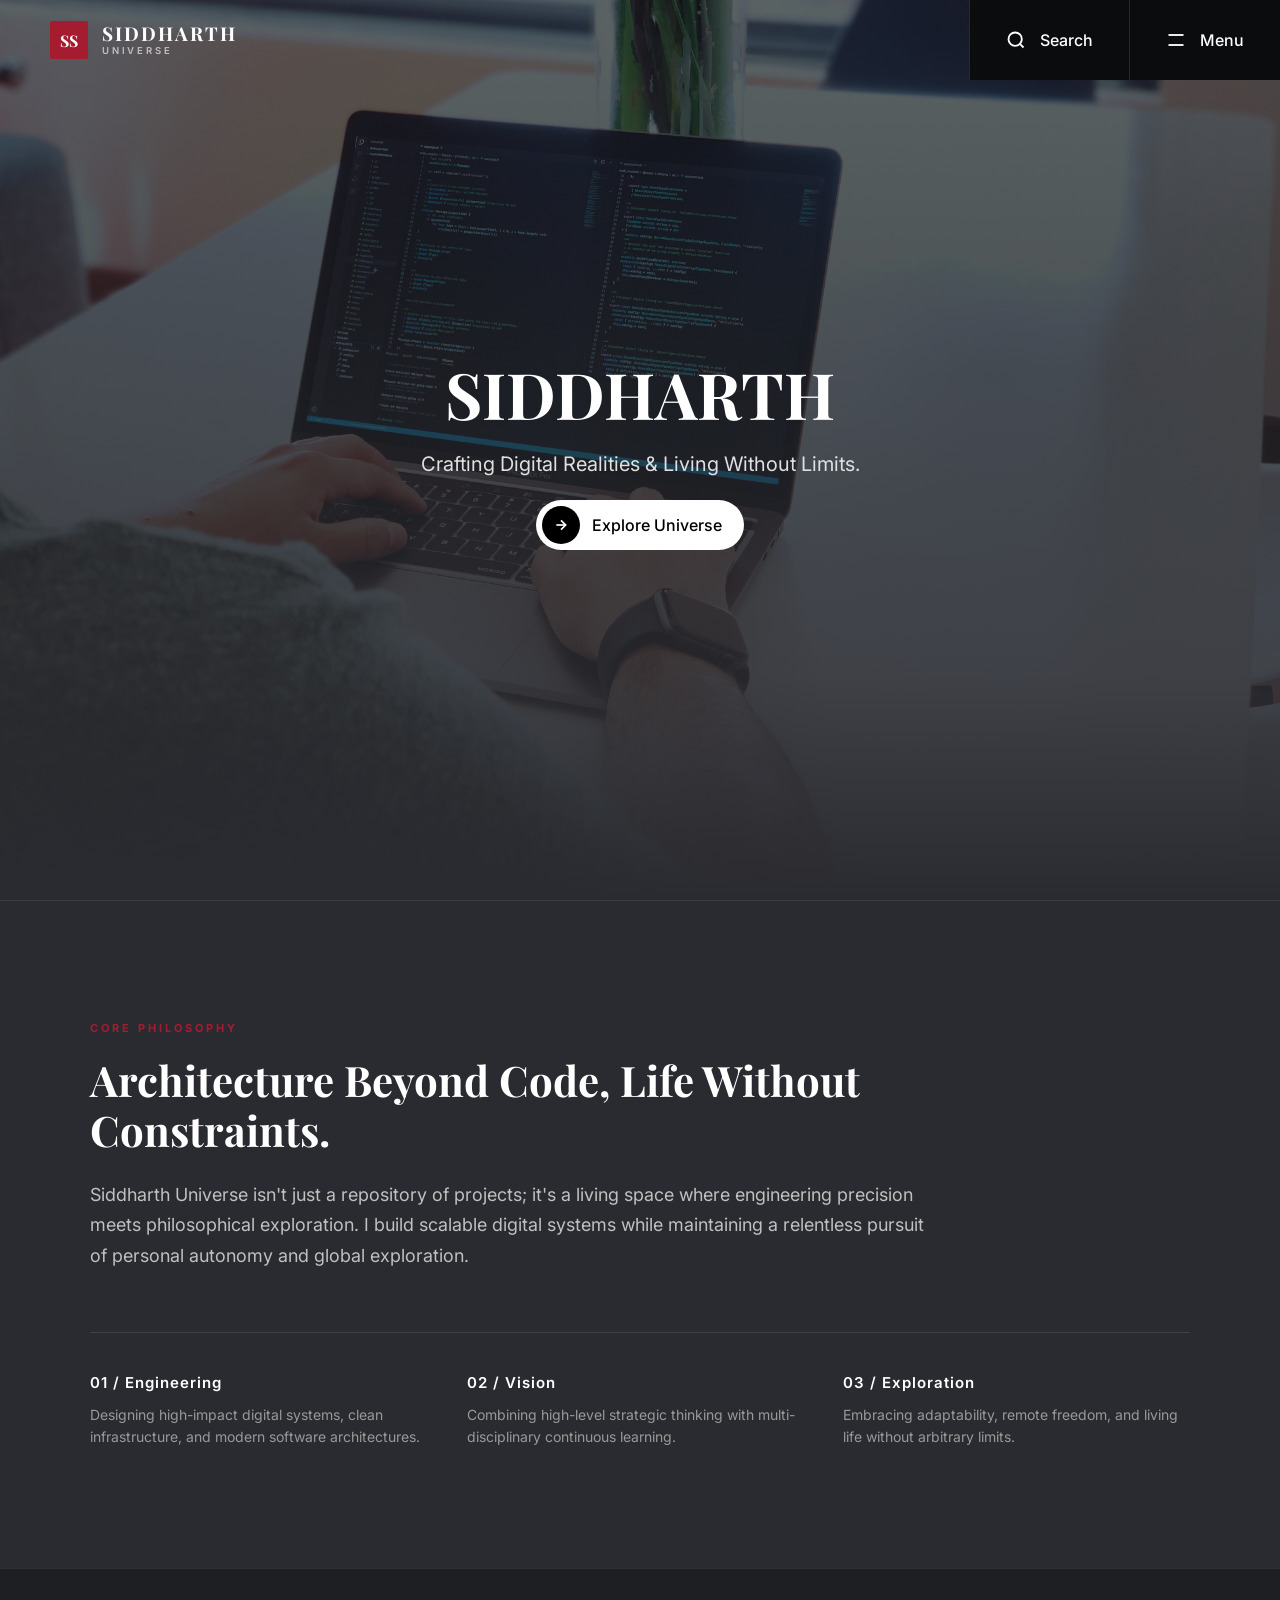
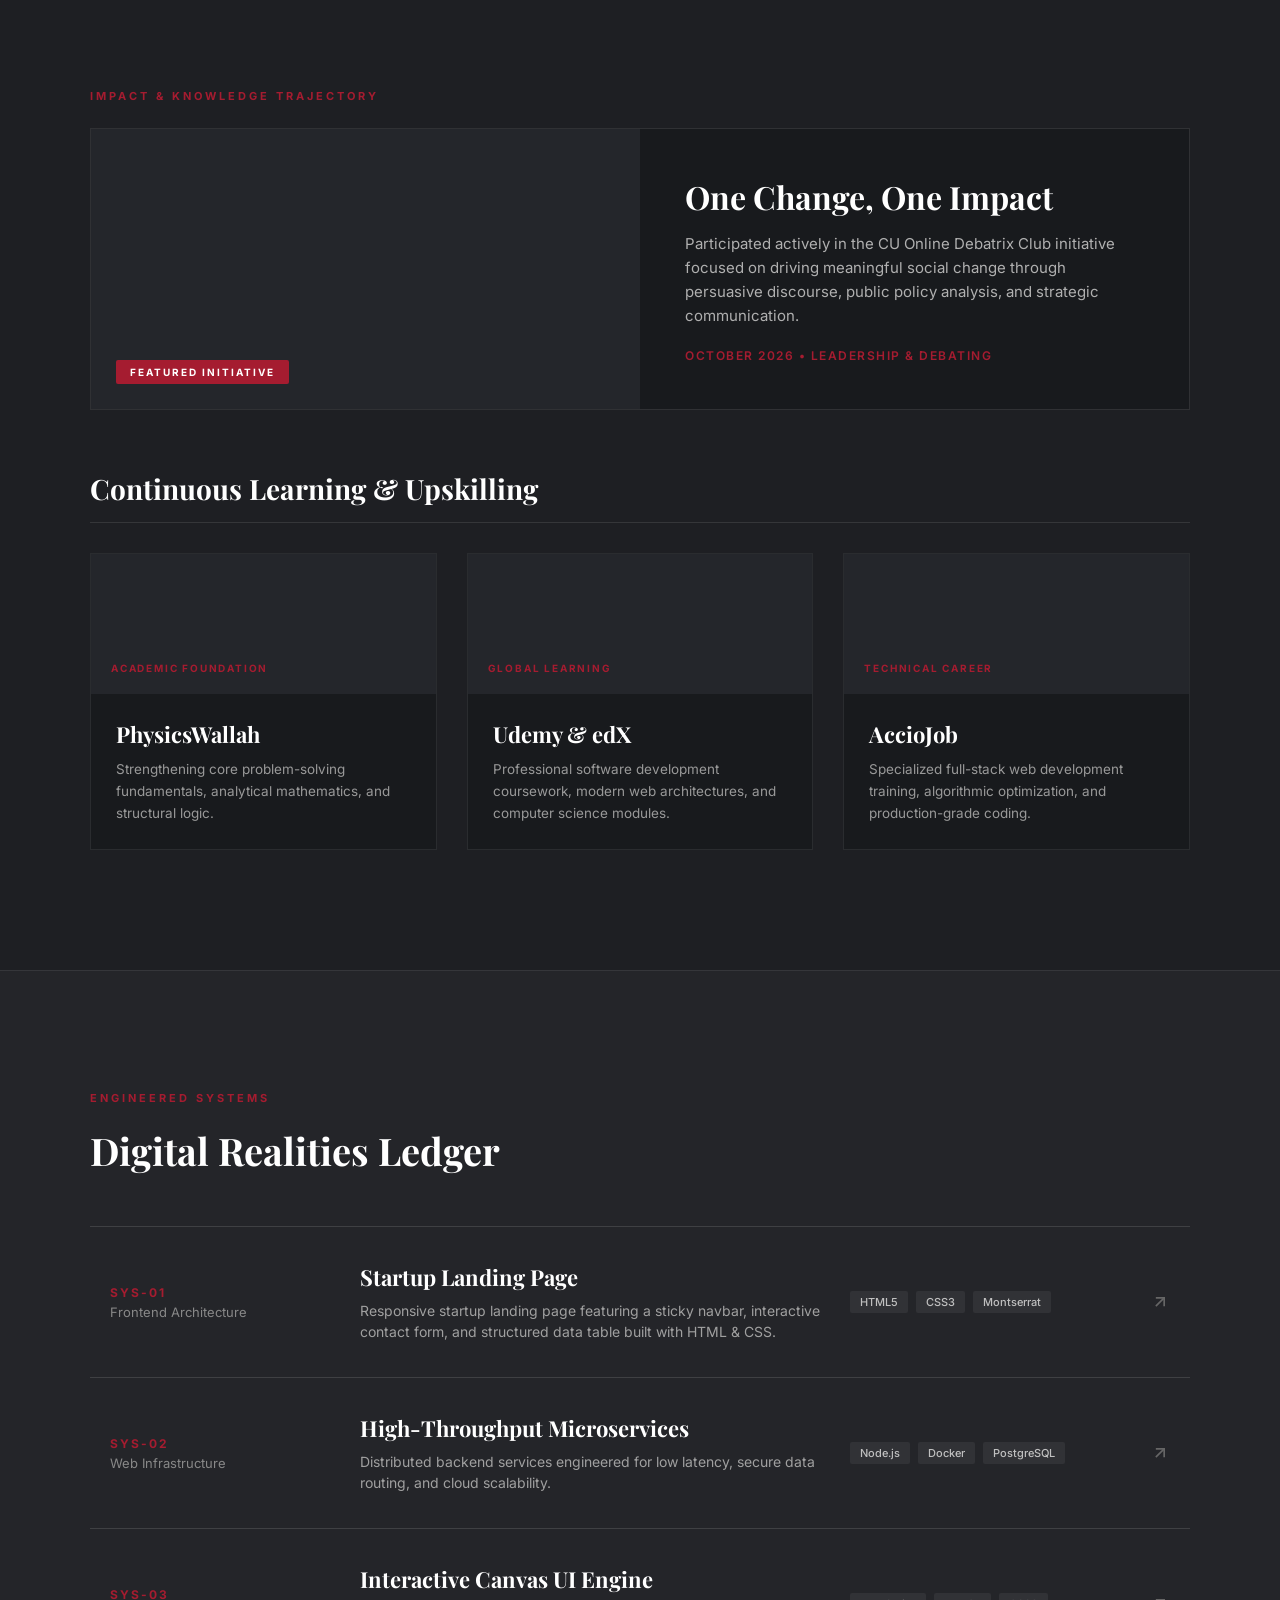
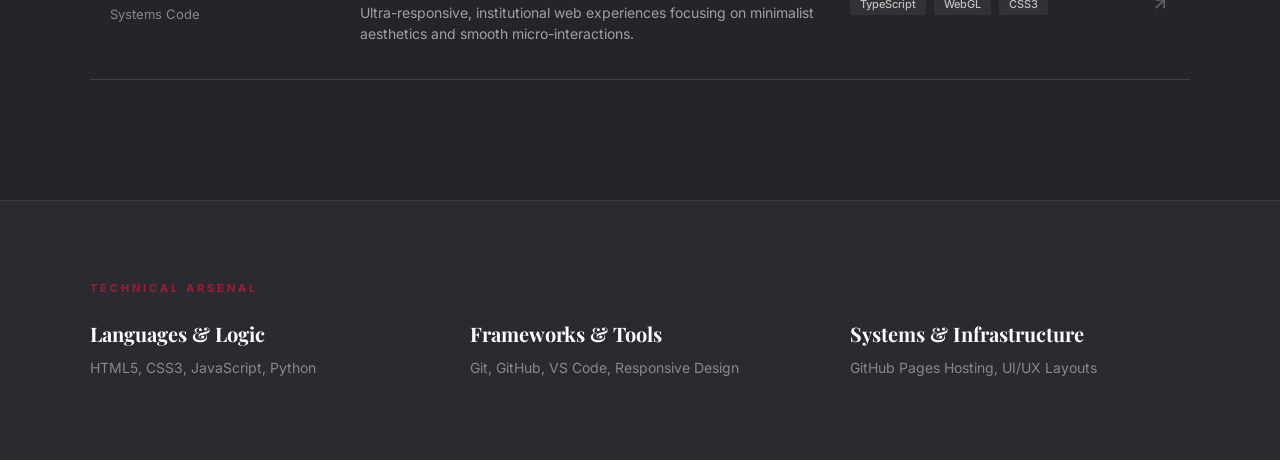
<file: index.html>
<!doctype html>
<html lang="en">
  <head>
    <meta name="google-site-verification" content="q6ulnq8NwJESW2..." />
    <meta charset="UTF-8" />
    <meta name="viewport" content="width=device-width, initial-scale=1.0" />
    <title>The Siddharth</title>

    <!-- Google Fonts -->
    <link rel="preconnect" href="https://fonts.googleapis.com" />
    <link rel="preconnect" href="https://fonts.gstatic.com" crossorigin />
    <link
      href="https://fonts.googleapis.com/css2?family=Inter:wght@300;400;500;600;700&family=Playfair+Display:ital,wght@0,600;0,700;1,400&display=swap"
      rel="stylesheet"
    />

    <link rel="stylesheet" href="style.css" />
  </head>
  <body>
    <!-- HARVARD STYLE STICKY HEADER -->
    <header id="mainHeader">
      <a class="brand-logo view-switch-link" data-target="mainView">
        <div class="crest-box">SS</div>
        <div class="brand-text">
          <span class="brand-title">SIDDHARTH</span>
          <span class="brand-subtitle">UNIVERSE</span>
        </div>
      </a>

      <!-- HARVARD SCROLL TICKER BANNER -->
      <div class="header-ticker-banner" id="headerTicker">
        <span class="ticker-dot"></span>
        <span class="ticker-text"
          >Exploring new digital realities & high-impact engineered
          systems</span
        >
      </div>

      <div class="header-actions">
        <button class="action-btn search-btn" id="searchTrigger" type="button">
          <svg
            width="20"
            height="20"
            viewBox="0 0 24 24"
            fill="none"
            stroke="currentColor"
            stroke-width="2.2"
          >
            <circle cx="11" cy="11" r="8"></circle>
            <line x1="21" y1="21" x2="16.65" y2="16.65"></line>
          </svg>
          <span>Search</span>
        </button>

        <button class="action-btn menu-btn" id="menuTrigger" type="button">
          <svg
            width="20"
            height="20"
            viewBox="0 0 24 24"
            fill="none"
            stroke="currentColor"
            stroke-width="2.2"
          >
            <line x1="3" y1="6" x2="21" y2="6"></line>
            <line x1="3" y1="18" x2="21" y2="18"></line>
          </svg>
          <span>Menu</span>
        </button>
      </div>
    </header>

    <!-- SEARCH DROPDOWN OVERLAY -->
    <div class="search-overlay" id="searchOverlay">
      <div class="search-box-container">
        <div class="search-input-wrapper">
          <input
            type="text"
            placeholder="Search Siddharth Universe..."
            id="searchInput"
            autocomplete="off"
          />
          <button class="close-circle-btn" id="closeSearch" type="button">
            <svg
              width="14"
              height="14"
              viewBox="0 0 24 24"
              fill="none"
              stroke="currentColor"
              stroke-width="2.5"
            >
              <line x1="18" y1="6" x2="6" y2="18"></line>
              <line x1="6" y1="6" x2="18" y2="18"></line>
            </svg>
          </button>
        </div>
        <div class="search-quick-links">
          <span class="quick-title">QUICK LINKS</span>
          <div class="quick-tags">
            <a class="view-switch-link" data-target="academicsView"
              >Academics & Life</a
            >
            <a href="#projects" class="smooth-link">Engineered Systems</a>
            <a href="#philosophy" class="smooth-link">Core Philosophy</a>
            <a href="#achievements" class="smooth-link">Impact & Learning</a>
          </div>
        </div>
      </div>
    </div>

    <!-- HARVARD DUAL-COLUMN MEGA MENU OVERLAY -->
    <div class="menu-overlay" id="menuOverlay">
      <div class="menu-header">
        <a
          class="brand-logo white-logo view-switch-link"
          data-target="mainView"
        >
          <div class="crest-box">SS</div>
          <div class="brand-text">
            <span class="brand-title">SIDDHARTH</span>
            <span class="brand-subtitle">UNIVERSE</span>
          </div>
        </a>
        <button class="close-menu-btn" id="closeMenu" type="button">
          <span>Close</span>
          <div class="close-circle-btn">
            <svg
              width="14"
              height="14"
              viewBox="0 0 24 24"
              fill="none"
              stroke="currentColor"
              stroke-width="2.5"
            >
              <line x1="18" y1="6" x2="6" y2="18"></line>
              <line x1="6" y1="6" x2="18" y2="18"></line>
            </svg>
          </div>
        </button>
      </div>

      <div class="menu-content-grid">
        <div class="menu-left-col">
          <nav class="nav-links-large">
            <a
              class="menu-item view-switch-link"
              data-target="academicsView"
              style="--i: 1"
              >Academics & Life</a
            >
            <a href="#projects" class="menu-item smooth-link" style="--i: 2"
              >Digital Realities Ledger</a
            >
            <a href="#achievements" class="menu-item smooth-link" style="--i: 3"
              >Impact & Credentials</a
            >
            <a href="#tech" class="menu-item smooth-link" style="--i: 4"
              >Technical Arsenal</a
            >
          </nav>
        </div>

        <div class="menu-right-col">
          <div class="menu-widget">
            <span class="widget-tag">FEATURED ARCHITECTURE</span>
            <h4>Startup Landing Page</h4>
            <p>
              Production-ready frontend architecture built using clean HTML5,
              CSS3, sticky navigation, and custom form layouts.
            </p>
            <a
              href="https://siddharth2580.github.io/startup-landing-page/"
              target="_blank"
              rel="noopener noreferrer"
              class="widget-link"
              >Explore Live System &nearr;</a
            >
          </div>

          <div class="menu-sublinks">
            <span class="widget-tag">QUICK DIRECTORY</span>
            <div class="sublinks-grid">
              <a
                href="https://github.com/siddharth2580"
                target="_blank"
                rel="noopener noreferrer"
                >GitHub Profile</a
              >
              <a class="view-switch-link" data-target="academicsView"
                >Academic Records</a
              >
              <a href="#projects" class="smooth-link">Systems Ledger</a>
              <a href="#tech" class="smooth-link">Engineering Tools</a>
            </div>
          </div>
        </div>
      </div>

      <div class="menu-footer">
        <span class="footer-label">Quick Links &rsaquo;</span>
        <a
          href="https://github.com/siddharth2580"
          target="_blank"
          rel="noopener noreferrer"
          >GitHub Repositories</a
        >
        <a
          href="https://siddharth2580.github.io/startup-landing-page/"
          target="_blank"
          rel="noopener noreferrer"
          >Latest Project</a
        >
        <a href="#tech" class="smooth-link">Tech Stack</a>
      </div>
    </div>

    <!-- ==================== VIEW 1: MAIN PORTAL VIEW ==================== -->
    <div id="mainView" class="view-section active-view">
      <!-- HERO SECTION -->
      <section class="hero reveal-on-scroll" id="home">
        <div class="hero-bg-overlay"></div>
        <div class="hero-content">
          <h1 class="animate-title">SIDDHARTH</h1>
          <p class="animate-sub">
            Crafting Digital Realities & Living Without Limits.
          </p>
          <a class="animate-btn view-switch-link" data-target="academicsView">
            <span class="arrow">
              <svg
                width="16"
                height="16"
                viewBox="0 0 24 24"
                fill="none"
                stroke="currentColor"
                stroke-width="2.5"
              >
                <line x1="5" y1="12" x2="19" y2="12"></line>
                <polyline points="12 5 19 12 12 19"></polyline>
              </svg>
            </span>
            Explore Universe
          </a>
        </div>
      </section>

      <!-- PHILOSOPHY SECTION -->
      <section class="philosophy-section reveal-on-scroll" id="philosophy">
        <div class="container">
          <div class="section-label">CORE PHILOSOPHY</div>
          <h2>Architecture Beyond Code, Life Without Constraints.</h2>
          <p class="philosophy-text">
            Siddharth Universe isn't just a repository of projects; it's a
            living space where engineering precision meets philosophical
            exploration. I build scalable digital systems while maintaining a
            relentless pursuit of personal autonomy and global exploration.
          </p>

          <div class="philosophy-grid">
            <div class="phil-card reveal-card">
              <h3>01 / Engineering</h3>
              <p>
                Designing high-impact digital systems, clean infrastructure, and
                modern software architectures.
              </p>
            </div>
            <div class="phil-card reveal-card">
              <h3>02 / Vision</h3>
              <p>
                Combining high-level strategic thinking with multi-disciplinary
                continuous learning.
              </p>
            </div>
            <div class="phil-card reveal-card">
              <h3>03 / Exploration</h3>
              <p>
                Embracing adaptability, remote freedom, and living life without
                arbitrary limits.
              </p>
            </div>
          </div>
        </div>
      </section>

      <!-- POINT 4: HARVARD STYLE ACHIEVEMENTS & LEARNING SECTION -->
      <section class="achievements-section reveal-on-scroll" id="achievements">
        <div class="container">
          <div class="section-label">IMPACT & KNOWLEDGE TRAJECTORY</div>

          <!-- Wide Harvard Feature Banner -->
          <div class="feature-spotlight-card reveal-card">
            <div class="spotlight-image-placeholder">
              <div class="spotlight-badge">FEATURED INITIATIVE</div>
            </div>
            <div class="spotlight-content">
              <h2>One Change, One Impact</h2>
              <p class="spotlight-desc">
                Participated actively in the CU Online Debatrix Club initiative
                focused on driving meaningful social change through persuasive
                discourse, public policy analysis, and strategic communication.
              </p>
              <div class="spotlight-meta">
                October 2026 • Leadership & Debating
              </div>
            </div>
          </div>

          <!-- 3-Column Harvard Grid Layout -->
          <h3 class="sub-section-title" style="margin-top: 60px">
            Continuous Learning & Upskilling
          </h3>
          <div class="profiles-grid">
            <div class="profile-card reveal-card">
              <div class="profile-img-box">
                <span class="card-tag">ACADEMIC FOUNDATION</span>
              </div>
              <div class="profile-card-body">
                <h4>PhysicsWallah</h4>
                <p>
                  Strengthening core problem-solving fundamentals, analytical
                  mathematics, and structural logic.
                </p>
              </div>
            </div>

            <div class="profile-card reveal-card">
              <div class="profile-img-box">
                <span class="card-tag">GLOBAL LEARNING</span>
              </div>
              <div class="profile-card-body">
                <h4>Udemy & edX</h4>
                <p>
                  Professional software development coursework, modern web
                  architectures, and computer science modules.
                </p>
              </div>
            </div>

            <div class="profile-card reveal-card">
              <div class="profile-img-box">
                <span class="card-tag">TECHNICAL CAREER</span>
              </div>
              <div class="profile-card-body">
                <h4>AccioJob</h4>
                <p>
                  Specialized full-stack web development training, algorithmic
                  optimization, and production-grade coding.
                </p>
              </div>
            </div>
          </div>
        </div>
      </section>

      <!-- ENGINEERED SYSTEMS (LEDGER TABLE) -->
      <section class="projects-section reveal-on-scroll" id="projects">
        <div class="container">
          <div class="section-label">ENGINEERED SYSTEMS</div>
          <h2 class="section-title">Digital Realities Ledger</h2>

          <div class="ledger-table">
            <div
              class="ledger-row reveal-row"
              data-id="SYS-01"
              data-cat="Frontend Architecture"
              data-title="Startup Landing Page"
              data-desc="Responsive startup landing page featuring a sticky navbar, interactive contact form, and structured data table built with HTML & CSS."
              data-tech="HTML5,CSS3,Montserrat"
              data-live="https://siddharth2580.github.io/startup-landing-page/"
              data-repo="https://github.com/siddharth2580/startup-landing-page"
            >
              <div class="ledger-meta">
                <span class="system-id">SYS-01</span>
                <span class="system-category">Frontend Architecture</span>
              </div>
              <div class="ledger-content">
                <h3>Startup Landing Page</h3>
                <p>
                  Responsive startup landing page featuring a sticky navbar,
                  interactive contact form, and structured data table built with
                  HTML & CSS.
                </p>
              </div>
              <div class="ledger-tech">
                <span>HTML5</span>
                <span>CSS3</span>
                <span>Montserrat</span>
              </div>
              <div class="ledger-arrow">
                <svg
                  width="20"
                  height="20"
                  viewBox="0 0 24 24"
                  fill="none"
                  stroke="currentColor"
                  stroke-width="2"
                >
                  <line x1="7" y1="17" x2="17" y2="7"></line>
                  <polyline points="7 7 17 7 17 17"></polyline>
                </svg>
              </div>
            </div>

            <div
              class="ledger-row reveal-row"
              data-id="SYS-02"
              data-cat="Web Infrastructure"
              data-title="High-Throughput Microservices"
              data-desc="Distributed backend services engineered for low latency, secure data routing, and cloud scalability."
              data-tech="Node.js,Docker,PostgreSQL"
              data-live="#"
              data-repo="#"
            >
              <div class="ledger-meta">
                <span class="system-id">SYS-02</span>
                <span class="system-category">Web Infrastructure</span>
              </div>
              <div class="ledger-content">
                <h3>High-Throughput Microservices</h3>
                <p>
                  Distributed backend services engineered for low latency,
                  secure data routing, and cloud scalability.
                </p>
              </div>
              <div class="ledger-tech">
                <span>Node.js</span>
                <span>Docker</span>
                <span>PostgreSQL</span>
              </div>
              <div class="ledger-arrow">
                <svg
                  width="20"
                  height="20"
                  viewBox="0 0 24 24"
                  fill="none"
                  stroke="currentColor"
                  stroke-width="2"
                >
                  <line x1="7" y1="17" x2="17" y2="7"></line>
                  <polyline points="7 7 17 7 17 17"></polyline>
                </svg>
              </div>
            </div>

            <div
              class="ledger-row reveal-row"
              data-id="SYS-03"
              data-cat="Systems Code"
              data-title="Interactive Canvas UI Engine"
              data-desc="Ultra-responsive, institutional web experiences focusing on minimalist aesthetics and smooth micro-interactions."
              data-tech="TypeScript,WebGL,CSS3"
              data-live="#"
              data-repo="#"
            >
              <div class="ledger-meta">
                <span class="system-id">SYS-03</span>
                <span class="system-category">Systems Code</span>
              </div>
              <div class="ledger-content">
                <h3>Interactive Canvas UI Engine</h3>
                <p>
                  Ultra-responsive, institutional web experiences focusing on
                  minimalist aesthetics and smooth micro-interactions.
                </p>
              </div>
              <div class="ledger-tech">
                <span>TypeScript</span>
                <span>WebGL</span>
                <span>CSS3</span>
              </div>
              <div class="ledger-arrow">
                <svg
                  width="20"
                  height="20"
                  viewBox="0 0 24 24"
                  fill="none"
                  stroke="currentColor"
                  stroke-width="2"
                >
                  <line x1="7" y1="17" x2="17" y2="7"></line>
                  <polyline points="7 7 17 7 17 17"></polyline>
                </svg>
              </div>
            </div>
          </div>
        </div>
      </section>

      <!-- TECH STACK & TOOLS -->
      <section class="tech-section reveal-on-scroll" id="tech">
        <div class="container">
          <div class="section-label">TECHNICAL ARSENAL</div>
          <div class="tech-grid">
            <div class="tech-box reveal-card">
              <h4>Languages & Logic</h4>
              <p>HTML5, CSS3, JavaScript, Python</p>
            </div>
            <div class="tech-box reveal-card">
              <h4>Frameworks & Tools</h4>
              <p>Git, GitHub, VS Code, Responsive Design</p>
            </div>
            <div class="tech-box reveal-card">
              <h4>Systems & Infrastructure</h4>
              <p>GitHub Pages Hosting, UI/UX Layouts</p>
            </div>
          </div>
        </div>
      </section>
    </div>

    <!-- ==================== VIEW 2: ACADEMICS & LIFE VIEW ==================== -->
    <div id="academicsView" class="view-section">
      <section class="page-banner">
        <div class="container">
          <div class="section-label">INSTITUTIONAL RECORDS</div>
          <h1>Academic Chronicles & Life</h1>
          <p>
            Formal education trajectory, academic milestones, and specialized
            credentials ledger.
          </p>
        </div>
      </section>

      <section class="academics-section">
        <div class="container">
          <h2 class="section-title">Education History</h2>

          <div class="academic-timeline">
            <div class="academic-card">
              <div class="academic-year">2022 — 2026 [EXPECTED]</div>
              <div class="academic-details">
                <span class="inst-type">BACHELOR OF TECHNOLOGY / IT</span>
                <h3>Your University / College Name</h3>
                <p class="inst-location">
                  City, State — Major in Information Technology
                </p>
                <p class="academic-desc">
                  Focusing on computer science fundamentals, algorithm design,
                  cloud infrastructure, and software engineering methodologies.
                </p>
                <div class="academic-tags">
                  <span>Data Structures</span>
                  <span>Web Architecture</span>
                  <span>Database Systems</span>
                </div>
              </div>
            </div>

            <div class="academic-card">
              <div class="academic-year">2020 — 2022</div>
              <div class="academic-details">
                <span class="inst-type"
                  >SENIOR SECONDARY SCHOOL (12TH CLASS)</span
                >
                <h3>Your High School Name</h3>
                <p class="inst-location">
                  Science Stream (Physics, Chemistry, Mathematics)
                </p>
                <p class="academic-desc">
                  Completed senior secondary education with focus on analytical
                  mathematics, core physics logic, and foundation computing.
                </p>
              </div>
            </div>
          </div>

          <div class="certifications-block">
            <h3 class="sub-section-title">
              Certifications & Specialized Credentials
            </h3>

            <div class="certs-grid">
              <div class="cert-card">
                <div class="cert-header">
                  <span class="cert-code">CERT-01</span>
                  <span class="cert-date">2024</span>
                </div>
                <h4>Full-Stack Web Engineering</h4>
                <p class="cert-issuer">Issued by: Course / Platform Name</p>
                <p class="cert-desc">
                  Mastered modern HTML5, CSS3 layout architecture, JavaScript
                  DOM manipulation, and responsive web design.
                </p>
              </div>

              <div class="cert-card">
                <div class="cert-header">
                  <span class="cert-code">CERT-02</span>
                  <span class="cert-date">2023</span>
                </div>
                <h4>Data Structures & Algorithms</h4>
                <p class="cert-issuer">Issued by: Academy / Institution Name</p>
                <p class="cert-desc">
                  In-depth problem solving, algorithmic thinking, array
                  processing, and computational logic.
                </p>
              </div>
            </div>
          </div>
        </div>
      </section>

      <!-- POINT 5: CLEAN INSTITUTIONAL FOOTER -->
      <footer class="page-footer">
        <div class="container">
          <div class="footer-left">
            <div class="footer-brand">SIDDHARTH UNIVERSE</div>
            <p>&copy; 2026 SIDDHARTH UNIVERSE — All Rights Reserved.</p>
          </div>
          <div class="footer-right">
            <a
              href="https://github.com/siddharth2580"
              target="_blank"
              rel="noopener noreferrer"
              class="github-footer-link"
            >
              <svg
                width="18"
                height="18"
                viewBox="0 0 24 24"
                fill="currentColor"
              >
                <path
                  d="M12 0C5.37 0 0 5.37 0 12c0 5.31 3.435 9.795 8.205 11.385.6.105.825-.255.825-.57 0-.285-.015-1.23-.015-2.235-3.015.555-3.795-.735-4.035-1.41-.135-.345-.72-1.41-1.23-1.695-.42-.225-1.02-.78-.015-.795.945-.015 1.62.87 1.845 1.23 1.08 1.815 2.805 1.305 3.495.99.105-.78.42-1.305.765-1.605-2.67-.3-5.46-1.335-5.46-5.925 0-1.305.465-2.385 1.23-3.225-.12-.3-.54-1.53.12-3.18 0 0 1.005-.315 3.3 1.23.96-.27 1.98-.405 3-.405s2.04.135 3 .405c2.295-1.56 3.3-1.23 3.3-1.23.66 1.65.24 2.88.12 3.18.765.84 1.23 1.905 1.23 3.225 0 4.605-2.805 5.625-5.475 5.925.435.375.81 1.095.81 2.22 0 1.605-.015 2.895-.015 3.3 0 .315.225.69.825.57A12.02 12.02 0 0024 12c0-6.63-5.37-12-12-12z"
                />
              </svg>
              <span>GitHub / siddharth2580</span>
            </a>
          </div>
        </div>
      </footer>
    </div>

    <!-- PROJECT DETAIL MODAL -->
    <div class="project-modal-overlay" id="projectModal">
      <div class="project-modal-card">
        <div class="modal-header">
          <span class="modal-system-id" id="modalId">SYS-01</span>
          <button class="close-circle-btn" id="closeModal" type="button">
            <svg
              width="14"
              height="14"
              viewBox="0 0 24 24"
              fill="none"
              stroke="currentColor"
              stroke-width="2.5"
            >
              <line x1="18" y1="6" x2="6" y2="18"></line>
              <line x1="6" y1="6" x2="18" y2="18"></line>
            </svg>
          </button>
        </div>
        <div class="modal-body">
          <span class="modal-category" id="modalCategory"
            >Frontend Architecture</span
          >
          <h2 id="modalTitle">Startup Landing Page</h2>
          <p id="modalDesc">
            Responsive startup landing page featuring a sticky navbar,
            interactive contact form, and structured data table built with HTML
            & CSS.
          </p>

          <div class="modal-tech-label">TECHNOLOGIES ENGAGED</div>
          <div class="modal-tech" id="modalTech">
            <span>HTML5</span>
            <span>CSS3</span>
            <span>Montserrat</span>
          </div>
        </div>
        <div class="modal-footer">
          <a
            href="#"
            id="modalLiveBtn"
            target="_blank"
            rel="noopener noreferrer"
            class="modal-action-btn primary-action"
            >Launch Live System &nearr;</a
          >
          <a
            href="#"
            id="modalRepoBtn"
            target="_blank"
            rel="noopener noreferrer"
            class="modal-action-btn secondary-action"
            >Source Code (GitHub) &nearr;</a
          >
        </div>
      </div>
    </div>

    <script src="script.js"></script>
  </body>
</html>
</file>
<file: style.css>
/* ==================== GLOBAL RESET & BASE STYLES ==================== */
html {
  scroll-behavior: smooth;
}

* {
  margin: 0;
  padding: 0;
  box-sizing: border-box;
}

body {
  background-color: #2a2b30;
  color: white;
  font-family: "Inter", sans-serif;
  overflow-x: hidden;
}

body.no-scroll {
  overflow: hidden;
}

/* ==================== DYNAMIC VIEW SWITCHING ==================== */
.view-section {
  display: none;
  opacity: 0;
  transform: translateY(15px);
  transition:
    opacity 0.4s cubic-bezier(0.16, 1, 0.3, 1),
    transform 0.4s cubic-bezier(0.16, 1, 0.3, 1);
}

.view-section.active-view {
  display: block;
}

.view-section.fade-in {
  opacity: 1;
  transform: translateY(0);
}

/* ==================== ANIMATIONS & REVEALS ==================== */
.reveal-on-scroll {
  opacity: 0;
  transform: translateY(30px);
  transition:
    opacity 0.8s cubic-bezier(0.16, 1, 0.3, 1),
    transform 0.8s cubic-bezier(0.16, 1, 0.3, 1);
}

.reveal-on-scroll.active {
  opacity: 1;
  transform: translateY(0);
}

.reveal-card,
.reveal-row {
  opacity: 0;
  transform: translateY(20px);
  transition:
    opacity 0.6s cubic-bezier(0.16, 1, 0.3, 1),
    transform 0.6s cubic-bezier(0.16, 1, 0.3, 1);
}

.reveal-card.active,
.reveal-row.active {
  opacity: 1;
  transform: translateY(0);
}

.animate-title {
  animation: fadeInDown 1s cubic-bezier(0.16, 1, 0.3, 1) forwards;
}

.animate-sub {
  animation: fadeInUp 1s cubic-bezier(0.16, 1, 0.3, 1) 0.2s forwards;
  opacity: 0;
}

.animate-btn {
  animation: fadeInUp 1s cubic-bezier(0.16, 1, 0.3, 1) 0.4s forwards;
  opacity: 0;
}

@keyframes fadeInDown {
  from {
    opacity: 0;
    transform: translateY(-25px);
  }
  to {
    opacity: 1;
    transform: translateY(0);
  }
}

@keyframes fadeInUp {
  from {
    opacity: 0;
    transform: translateY(25px);
  }
  to {
    opacity: 1;
    transform: translateY(0);
  }
}

/* ==================== HARVARD EXACT STICKY HEADER & ANIMATED TICKER ==================== */
header {
  position: fixed;
  top: 0;
  left: 0;
  right: 0;
  width: 100%;
  display: flex;
  justify-content: space-between;
  align-items: center;
  padding-left: 50px;
  padding-right: 0;
  padding-top: 0;
  padding-bottom: 0;
  z-index: 100;
  background: transparent;
  transition:
    background-color 0.4s ease,
    box-shadow 0.4s ease,
    height 0.4s ease;
  height: 80px;
}

header.scrolled {
  background: #ffffff;
  box-shadow: 0 4px 20px rgba(0, 0, 0, 0.12);
  height: 70px;
}

header.scrolled .brand-title {
  color: #181a1d !important;
}

header.scrolled .brand-subtitle {
  color: #555555 !important;
}

header.scrolled .crest-box {
  background-color: #a51c30;
  color: #ffffff;
}

header.scrolled .action-btn {
  background: #181a1d;
  color: #ffffff;
  border-left: 1px solid rgba(255, 255, 255, 0.15);
}

header.scrolled .action-btn:hover {
  background: #2b2e34;
}

header.scrolled .action-btn svg {
  stroke: #ffffff;
}

.header-ticker-banner {
  display: flex;
  align-items: center;
  gap: 10px;
  max-width: 600px;
  opacity: 0;
  visibility: hidden;
  transform: translateY(-10px);
  transition:
    opacity 0.4s cubic-bezier(0.16, 1, 0.3, 1),
    transform 0.4s cubic-bezier(0.16, 1, 0.3, 1),
    visibility 0.4s;
}

header.scrolled .header-ticker-banner {
  opacity: 1;
  visibility: visible;
  transform: translateY(0);
}

.ticker-dot {
  width: 8px;
  height: 8px;
  background-color: #a51c30;
  border-radius: 50%;
  display: inline-block;
  flex-shrink: 0;
  animation: pulseDot 2s infinite ease-in-out;
}

@keyframes pulseDot {
  0%,
  100% {
    opacity: 1;
    transform: scale(1);
  }
  50% {
    opacity: 0.4;
    transform: scale(0.7);
  }
}

.ticker-text {
  font-size: 14px;
  color: #181a1d;
  font-weight: 500;
  white-space: nowrap;
  overflow: hidden;
  text-overflow: ellipsis;
}

@media (max-width: 1000px) {
  .header-ticker-banner {
    display: none;
  }
}

.brand-logo {
  display: flex;
  align-items: center;
  gap: 14px;
  text-decoration: none;
  cursor: pointer;
}

.crest-box {
  width: 38px;
  height: 38px;
  background-color: #a51c30;
  color: white;
  display: flex;
  align-items: center;
  justify-content: center;
  font-weight: 700;
  font-family: "Playfair Display", serif;
  font-size: 16px;
  border-radius: 2px;
}

.brand-text {
  display: flex;
  flex-direction: column;
  line-height: 1.1;
}

.brand-title {
  font-family: "Playfair Display", serif;
  font-size: 19px;
  font-weight: 700;
  letter-spacing: 2px;
  color: white;
  transition: color 0.3s ease;
}

.brand-subtitle {
  font-family: "Inter", sans-serif;
  font-size: 9.5px;
  letter-spacing: 2.8px;
  color: #c0c0c0;
  text-transform: uppercase;
  font-weight: 600;
  margin-top: 2px;
  transition: color 0.3s ease;
}

.header-actions {
  display: flex;
  align-items: stretch;
  height: 100%;
  margin: 0;
  padding: 0;
}

.action-btn {
  background: #0b0c0e;
  color: white;
  border: none;
  border-left: 1px solid rgba(255, 255, 255, 0.12);
  padding: 0 36px;
  display: flex;
  align-items: center;
  gap: 14px;
  font-family: "Inter", sans-serif;
  font-size: 16px;
  font-weight: 500;
  cursor: pointer;
  text-decoration: none;
  height: 100%;
  transition:
    background-color 0.2s ease,
    color 0.2s ease;
}

.action-btn:hover {
  background: #25282e;
  color: #ffffff;
}

.action-btn svg {
  stroke: white;
  width: 20px;
  height: 20px;
}

.close-circle-btn {
  width: 32px;
  height: 32px;
  border-radius: 50%;
  border: 1px solid rgba(255, 255, 255, 0.4);
  background: transparent;
  color: white;
  display: flex;
  align-items: center;
  justify-content: center;
  cursor: pointer;
  transition:
    background-color 0.25s ease,
    color 0.25s ease,
    border-color 0.25s ease;
}

.close-circle-btn:hover {
  background-color: #ffffff;
  color: #000000;
  border-color: #ffffff;
}

.close-circle-btn svg {
  stroke: currentColor;
}

/* ==================== SEARCH DROPDOWN OVERLAY ==================== */
.search-overlay {
  position: fixed;
  top: 0;
  left: 0;
  width: 100%;
  background: #181a1d;
  z-index: 200;
  box-shadow: 0 20px 40px rgba(0, 0, 0, 0.5);
  transform: translateY(-100%);
  opacity: 0;
  visibility: hidden;
  pointer-events: none;
  transition:
    transform 0.4s cubic-bezier(0.16, 1, 0.3, 1),
    opacity 0.3s ease,
    visibility 0.4s;
}

.search-overlay.active {
  transform: translateY(0);
  opacity: 1;
  visibility: visible;
  pointer-events: auto;
}

.search-box-container {
  max-width: 1100px;
  margin: 0 auto;
  padding: 30px 40px 40px 40px;
}

.search-input-wrapper {
  display: flex;
  align-items: center;
  justify-content: space-between;
  border: 1px solid rgba(255, 255, 255, 0.3);
  padding: 14px 20px;
  background: #0d0e10;
}

.search-input-wrapper input {
  width: 90%;
  background: transparent;
  border: none;
  outline: none;
  color: white;
  font-size: 20px;
  font-family: "Inter", sans-serif;
}

.search-quick-links {
  margin-top: 25px;
}

.quick-title {
  font-size: 12px;
  letter-spacing: 2px;
  color: #888;
  font-weight: 700;
  display: block;
  margin-bottom: 12px;
}

.quick-tags {
  display: flex;
  gap: 20px;
}

.quick-tags a {
  color: white;
  text-decoration: none;
  font-size: 15px;
  cursor: pointer;
  transition: color 0.2s ease;
}

.quick-tags a:hover {
  color: #a51c30;
}

/* ==================== HARVARD DUAL-COLUMN MEGA MENU ==================== */
.menu-overlay {
  position: fixed;
  top: 0;
  left: 0;
  width: 100vw;
  height: 100vh;
  background: #0d0e10;
  z-index: 300;
  display: flex;
  flex-direction: column;
  justify-content: space-between;
  padding: 40px 60px;
  transform: translateY(-100%);
  opacity: 0;
  visibility: hidden;
  pointer-events: none;
  overflow-y: auto;
  transition:
    transform 0.5s cubic-bezier(0.77, 0, 0.175, 1),
    opacity 0.4s ease,
    visibility 0.5s;
}

.menu-overlay.active {
  transform: translateY(0);
  opacity: 1;
  visibility: visible;
  pointer-events: auto;
}

.menu-header {
  display: flex;
  justify-content: space-between;
  align-items: center;
  min-height: 60px;
}

.close-menu-btn {
  background: transparent;
  border: none;
  color: white;
  display: flex;
  align-items: center;
  gap: 12px;
  font-size: 15px;
  font-weight: 500;
  cursor: pointer;
}

.menu-content-grid {
  display: grid;
  grid-template-columns: 1.2fr 1fr;
  gap: 60px;
  align-items: center;
  margin: auto 0;
  padding: 30px 0;
}

.nav-links-large {
  display: flex;
  flex-direction: column;
  gap: 22px;
}

.menu-item {
  font-family: "Playfair Display", serif;
  font-size: 46px;
  color: #ffffff;
  text-decoration: none;
  font-weight: 600;
  cursor: pointer;
  opacity: 0;
  transform: translateY(30px);
  transition:
    opacity 0.4s ease,
    transform 0.4s ease,
    color 0.2s ease;
}

.menu-overlay.active .menu-item {
  opacity: 1;
  transform: translateY(0);
  transition-delay: calc(0.08s * var(--i) + 0.15s);
}

.menu-item:hover {
  color: #a51c30;
}

.menu-right-col {
  display: flex;
  flex-direction: column;
  gap: 35px;
  border-left: 1px solid rgba(255, 255, 255, 0.12);
  padding-left: 45px;
}

.widget-tag {
  font-size: 11px;
  letter-spacing: 2px;
  color: #a51c30;
  font-weight: 700;
  display: block;
  margin-bottom: 10px;
}

.menu-widget h4 {
  font-family: "Playfair Display", serif;
  font-size: 24px;
  color: #ffffff;
  margin-bottom: 8px;
}

.menu-widget p {
  font-size: 14px;
  line-height: 1.6;
  color: #999999;
  margin-bottom: 14px;
}

.widget-link {
  color: #ffffff;
  font-size: 14px;
  font-weight: 600;
  text-decoration: none;
  transition: color 0.2s ease;
}

.widget-link:hover {
  color: #a51c30;
}

.sublinks-grid {
  display: grid;
  grid-template-columns: repeat(2, 1fr);
  gap: 12px 20px;
}

.sublinks-grid a {
  color: #cccccc;
  text-decoration: none;
  font-size: 14px;
  cursor: pointer;
  transition: color 0.2s ease;
}

.sublinks-grid a:hover {
  color: #ffffff;
}

.menu-footer {
  border-top: 1px solid rgba(255, 255, 255, 0.15);
  padding-top: 20px;
  display: flex;
  align-items: center;
  gap: 30px;
}

.footer-label {
  color: #888;
  font-size: 14px;
}

.menu-footer a {
  color: white;
  text-decoration: none;
  font-weight: 600;
  font-size: 15px;
  cursor: pointer;
}

.menu-footer a:hover {
  text-decoration: underline;
}

@media (max-width: 900px) {
  .menu-content-grid {
    grid-template-columns: 1fr;
    gap: 30px;
  }
  .menu-right-col {
    border-left: none;
    padding-left: 0;
    border-top: 1px solid rgba(255, 255, 255, 0.12);
    padding-top: 25px;
  }
  .menu-item {
    font-size: 34px;
  }
}

/* ==================== HERO SECTION ==================== */
.hero {
  position: relative;
  min-height: 100vh;
  display: flex;
  flex-direction: column;
  justify-content: center;
  align-items: center;
  text-align: center;
  padding: 0 20px;
  background-color: #1e1f23;
  background-image: url("hero.jpg");
  background-position: center;
  background-size: cover;
  background-repeat: no-repeat;
}

.hero-bg-overlay {
  position: absolute;
  top: 0;
  left: 0;
  width: 100%;
  height: 100%;
  background: linear-gradient(
    to bottom,
    rgba(13, 14, 16, 0.65) 0%,
    rgba(42, 43, 48, 0.88) 75%,
    #2a2b30 100%
  );
  z-index: 1;
}

.hero-content {
  position: relative;
  z-index: 2;
  display: flex;
  flex-direction: column;
  align-items: center;
}

.hero h1 {
  font-size: 64px;
  margin-bottom: 16px;
  font-family: "Playfair Display", serif;
  color: #ffffff;
}

.hero p {
  font-size: 20px;
  margin-bottom: 24px;
  color: #e0e0e0;
}

.hero a.animate-btn,
.hero a {
  display: inline-flex;
  align-items: center;
  gap: 12px;
  color: #000;
  text-decoration: none;
  font-size: 16px;
  font-weight: 500;
  background: white;
  padding: 6px 22px 6px 6px;
  border-radius: 50px;
  cursor: pointer;
  transition: background 0.3s ease;
}

.hero a:hover {
  background: #f0f0f0;
}

.arrow {
  display: inline-flex;
  align-items: center;
  justify-content: center;
  width: 38px;
  height: 38px;
  background-color: #000;
  color: white;
  border-radius: 50%;
}

/* ==================== PHILOSOPHY SECTION ==================== */
.philosophy-section {
  padding: 120px 50px;
  background-color: #2a2b30;
  border-top: 1px solid rgba(255, 255, 255, 0.08);
}

.philosophy-section .container {
  max-width: 1100px;
  margin: 0 auto;
}

.section-label {
  font-family: "Inter", sans-serif;
  font-size: 11px;
  letter-spacing: 3px;
  color: #a51c30;
  font-weight: 700;
  margin-bottom: 20px;
  text-transform: uppercase;
}

.philosophy-section h2 {
  font-family: "Playfair Display", serif;
  font-size: 42px;
  line-height: 1.2;
  margin-bottom: 24px;
  max-width: 800px;
}

.philosophy-text {
  font-size: 18px;
  line-height: 1.7;
  color: #c0c0c0;
  max-width: 850px;
  margin-bottom: 60px;
}

.philosophy-grid {
  display: grid;
  grid-template-columns: repeat(3, 1fr);
  gap: 30px;
  border-top: 1px solid rgba(255, 255, 255, 0.1);
  padding-top: 40px;
}

.phil-card h3 {
  font-family: "Inter", sans-serif;
  font-size: 15px;
  font-weight: 600;
  letter-spacing: 1px;
  color: #ffffff;
  margin-bottom: 12px;
}

.phil-card p {
  font-size: 14px;
  line-height: 1.6;
  color: #999999;
}

/* ==================== POINT 4: HARVARD ACHIEVEMENTS & PROFILES GRID ==================== */
.achievements-section {
  padding: 120px 50px;
  background-color: #1e1f23;
  border-top: 1px solid rgba(255, 255, 255, 0.08);
}

.achievements-section .container {
  max-width: 1100px;
  margin: 0 auto;
}

.feature-spotlight-card {
  display: grid;
  grid-template-columns: 1fr 1fr;
  background: #181a1d;
  border: 1px solid rgba(255, 255, 255, 0.1);
  overflow: hidden;
  margin-top: 25px;
}

.spotlight-image-placeholder {
  background: #24262b;
  position: relative;
  min-height: 280px;
  display: flex;
  align-items: flex-end;
  padding: 25px;
}

.spotlight-badge {
  background: #a51c30;
  color: white;
  font-size: 10px;
  letter-spacing: 2px;
  font-weight: 700;
  padding: 6px 14px;
  border-radius: 2px;
}

.spotlight-content {
  padding: 45px;
  display: flex;
  flex-direction: column;
  justify-content: center;
}

.spotlight-content h2 {
  font-family: "Playfair Display", serif;
  font-size: 32px;
  color: #ffffff;
  margin-bottom: 14px;
}

.spotlight-desc {
  font-size: 15px;
  line-height: 1.6;
  color: #b0b0b0;
  margin-bottom: 20px;
}

.spotlight-meta {
  font-size: 12px;
  letter-spacing: 1.5px;
  color: #a51c30;
  font-weight: 600;
  text-transform: uppercase;
}

.profiles-grid {
  display: grid;
  grid-template-columns: repeat(3, 1fr);
  gap: 30px;
}

.profile-card {
  background: #181a1d;
  border: 1px solid rgba(255, 255, 255, 0.08);
  overflow: hidden;
  transition: border-color 0.3s ease;
}

.profile-card:hover {
  border-color: rgba(255, 255, 255, 0.25);
}

.profile-img-box {
  height: 140px;
  background: #24262b;
  padding: 20px;
  display: flex;
  align-items: flex-end;
}

.card-tag {
  font-size: 10px;
  letter-spacing: 1.8px;
  color: #a51c30;
  font-weight: 700;
}

.profile-card-body {
  padding: 25px;
}

.profile-card-body h4 {
  font-family: "Playfair Display", serif;
  font-size: 22px;
  color: #ffffff;
  margin-bottom: 10px;
}

.profile-card-body p {
  font-size: 13.5px;
  line-height: 1.6;
  color: #999999;
}

@media (max-width: 900px) {
  .feature-spotlight-card,
  .profiles-grid {
    grid-template-columns: 1fr;
  }
}

/* ==================== PROJECTS LEDGER SECTION ==================== */
.projects-section {
  padding: 120px 50px;
  background-color: #242529;
  border-top: 1px solid rgba(255, 255, 255, 0.08);
}

.projects-section .container {
  max-width: 1100px;
  margin: 0 auto;
}

.section-title {
  font-family: "Playfair Display", serif;
  font-size: 38px;
  margin-bottom: 50px;
  color: #ffffff;
}

.ledger-table {
  display: flex;
  flex-direction: column;
  border-top: 1px solid rgba(255, 255, 255, 0.12);
}

.ledger-row {
  display: grid;
  grid-template-columns: 220px 1fr 240px 50px;
  align-items: center;
  gap: 30px;
  padding: 35px 20px;
  text-decoration: none;
  cursor: pointer;
  border-bottom: 1px solid rgba(255, 255, 255, 0.12);
  transition:
    background-color 0.25s ease,
    padding-left 0.25s ease;
  position: relative;
}

.ledger-row:hover {
  background-color: rgba(255, 255, 255, 0.02);
  padding-left: 30px;
}

.ledger-row::before {
  content: "";
  position: absolute;
  left: 0;
  top: 0;
  height: 100%;
  width: 3px;
  background-color: #a51c30;
  opacity: 0;
  transition: opacity 0.25s ease;
}

.ledger-row:hover::before {
  opacity: 1;
}

.ledger-meta {
  display: flex;
  flex-direction: column;
  gap: 4px;
}

.system-id {
  font-size: 12px;
  letter-spacing: 2px;
  color: #a51c30;
  font-weight: 700;
}

.system-category {
  font-size: 13px;
  color: #888888;
}

.ledger-content h3 {
  font-family: "Playfair Display", serif;
  font-size: 22px;
  color: #ffffff;
  margin-bottom: 8px;
}

.ledger-content p {
  font-size: 14px;
  line-height: 1.5;
  color: #a0a0a0;
  max-width: 500px;
}

.ledger-tech {
  display: flex;
  gap: 8px;
  flex-wrap: wrap;
}

.ledger-tech span {
  font-size: 11px;
  background: rgba(255, 255, 255, 0.06);
  color: #c0c0c0;
  padding: 4px 10px;
  border-radius: 2px;
  font-weight: 500;
}

.ledger-arrow {
  color: #666;
  transition:
    transform 0.25s ease,
    color 0.25s ease;
  display: flex;
  justify-content: flex-end;
  pointer-events: none;
}

.ledger-row:hover .ledger-arrow {
  transform: translate(4px, -4px);
  color: #ffffff;
}

@media (max-width: 900px) {
  .ledger-row {
    grid-template-columns: 1fr;
    gap: 15px;
  }
  .ledger-row:hover {
    padding-left: 20px;
  }
}

/* ==================== TECH STACK SECTION ==================== */
.tech-section {
  padding: 80px 50px;
  background-color: #2a2b30;
  border-top: 1px solid rgba(255, 255, 255, 0.08);
}

.tech-section .container {
  max-width: 1100px;
  margin: 0 auto;
}

.tech-grid {
  display: grid;
  grid-template-columns: repeat(3, 1fr);
  gap: 40px;
  margin-top: 25px;
}

.tech-box h4 {
  font-family: "Playfair Display", serif;
  font-size: 20px;
  margin-bottom: 10px;
  color: #ffffff;
}

.tech-box p {
  font-size: 14px;
  color: #888888;
  line-height: 1.6;
}

/* ==================== ACADEMICS VIEW BANNER & STYLES ==================== */
.page-banner {
  padding: 180px 50px 80px 50px;
  background: #1e1f23;
  border-bottom: 1px solid rgba(255, 255, 255, 0.08);
}

.page-banner .container {
  max-width: 1100px;
  margin: 0 auto;
}

.page-banner h1 {
  font-family: "Playfair Display", serif;
  font-size: 48px;
  margin-top: 10px;
  margin-bottom: 15px;
  color: #ffffff;
}

.page-banner p {
  font-size: 18px;
  color: #a0a0a0;
  max-width: 700px;
}

.academics-section {
  padding: 120px 50px;
  background-color: #242529;
  border-top: 1px solid rgba(255, 255, 255, 0.08);
}

.academics-section .container {
  max-width: 1100px;
  margin: 0 auto;
}

.academic-timeline {
  display: flex;
  flex-direction: column;
  gap: 30px;
  margin-top: 40px;
  border-left: 2px solid rgba(165, 28, 48, 0.4);
  padding-left: 35px;
}

.academic-card {
  position: relative;
  background: #1c1d21;
  border: 1px solid rgba(255, 255, 255, 0.08);
  padding: 35px;
  border-radius: 2px;
  transition:
    border-color 0.3s ease,
    transform 0.3s ease;
}

.academic-card:hover {
  border-color: #a51c30;
  transform: translateX(6px);
}

.academic-card::before {
  content: "";
  position: absolute;
  left: -44px;
  top: 40px;
  width: 14px;
  height: 14px;
  background-color: #a51c30;
  border: 3px solid #242529;
  border-radius: 50%;
}

.academic-year {
  font-size: 12px;
  letter-spacing: 2px;
  color: #a51c30;
  font-weight: 700;
  margin-bottom: 8px;
}

.inst-type {
  font-size: 11px;
  letter-spacing: 1.8px;
  color: #888888;
  font-weight: 600;
  text-transform: uppercase;
}

.academic-details h3 {
  font-family: "Playfair Display", serif;
  font-size: 26px;
  color: #ffffff;
  margin: 6px 0;
}

.inst-location {
  font-size: 14px;
  color: #aaaaaa;
  margin-bottom: 14px;
  font-style: italic;
}

.academic-desc {
  font-size: 15px;
  line-height: 1.6;
  color: #c0c0c0;
  margin-bottom: 20px;
  max-width: 800px;
}

.academic-tags {
  display: flex;
  gap: 10px;
  flex-wrap: wrap;
}

.academic-tags span {
  font-size: 11px;
  background: rgba(255, 255, 255, 0.06);
  color: #d0d0d0;
  padding: 4px 12px;
  border-radius: 2px;
}

.certifications-block {
  margin-top: 80px;
}

.sub-section-title {
  font-family: "Playfair Display", serif;
  font-size: 28px;
  color: #ffffff;
  margin-bottom: 30px;
  border-bottom: 1px solid rgba(255, 255, 255, 0.1);
  padding-bottom: 15px;
}

.certs-grid {
  display: grid;
  grid-template-columns: repeat(2, 1fr);
  gap: 25px;
}

.cert-card {
  background: #1c1d21;
  border: 1px solid rgba(255, 255, 255, 0.08);
  padding: 30px;
  position: relative;
  transition: border-color 0.3s ease;
}

.cert-card:hover {
  border-color: rgba(255, 255, 255, 0.3);
}

.cert-header {
  display: flex;
  justify-content: space-between;
  margin-bottom: 10px;
}

.cert-code {
  font-size: 11px;
  letter-spacing: 2px;
  color: #a51c30;
  font-weight: 700;
}

.cert-date {
  font-size: 12px;
  color: #888;
}

.cert-card h4 {
  font-family: "Playfair Display", serif;
  font-size: 20px;
  color: #fff;
  margin-bottom: 6px;
}

.cert-issuer {
  font-size: 13px;
  color: #a0a0a0;
  margin-bottom: 12px;
  font-weight: 500;
}

.cert-desc {
  font-size: 14px;
  line-height: 1.5;
  color: #888888;
}

@media (max-width: 800px) {
  .certs-grid {
    grid-template-columns: 1fr;
  }
  .academic-timeline {
    padding-left: 20px;
  }
  .academic-card::before {
    left: -28px;
  }
}

/* ==================== PROJECT MODAL STYLES ==================== */
.project-modal-overlay {
  position: fixed;
  top: 0;
  left: 0;
  width: 100vw;
  height: 100vh;
  background: rgba(13, 14, 16, 0.85);
  backdrop-filter: blur(8px);
  z-index: 1000;
  display: flex;
  align-items: center;
  justify-content: center;
  opacity: 0;
  visibility: hidden;
  pointer-events: none;
  transition:
    opacity 0.3s ease,
    visibility 0.3s ease;
}

.project-modal-overlay.active {
  opacity: 1;
  visibility: visible;
  pointer-events: auto;
}

.project-modal-card {
  background: #181a1d;
  border: 1px solid rgba(255, 255, 255, 0.15);
  border-top: 4px solid #a51c30;
  width: 90%;
  max-width: 650px;
  padding: 40px;
  transform: translateY(20px);
  transition: transform 0.3s cubic-bezier(0.16, 1, 0.3, 1);
  box-shadow: 0 25px 50px rgba(0, 0, 0, 0.6);
}

.project-modal-overlay.active .project-modal-card {
  transform: translateY(0);
}

.modal-header {
  display: flex;
  justify-content: space-between;
  align-items: center;
  margin-bottom: 20px;
}

.modal-system-id {
  font-size: 13px;
  letter-spacing: 2px;
  color: #a51c30;
  font-weight: 700;
}

.modal-category {
  font-size: 12px;
  color: #888;
  letter-spacing: 1.5px;
  text-transform: uppercase;
  display: block;
  margin-bottom: 8px;
}

.modal-body h2 {
  font-family: "Playfair Display", serif;
  font-size: 32px;
  color: #fff;
  margin-bottom: 16px;
}

.modal-body p {
  font-size: 15px;
  line-height: 1.7;
  color: #b0b0b0;
  margin-bottom: 30px;
}

.modal-tech-label {
  font-size: 11px;
  letter-spacing: 2px;
  color: #888;
  font-weight: 700;
  margin-bottom: 12px;
}

.modal-tech {
  display: flex;
  gap: 10px;
  flex-wrap: wrap;
  margin-bottom: 35px;
}

.modal-tech span {
  font-size: 12px;
  background: rgba(255, 255, 255, 0.06);
  color: #dfdfdf;
  padding: 6px 14px;
  border-radius: 2px;
}

.modal-footer {
  display: flex;
  gap: 15px;
  border-top: 1px solid rgba(255, 255, 255, 0.1);
  padding-top: 25px;
}

.modal-action-btn {
  padding: 12px 24px;
  font-size: 14px;
  font-weight: 600;
  text-decoration: none;
  border-radius: 2px;
  transition: all 0.2s ease;
  display: inline-flex;
  align-items: center;
  justify-content: center;
}

.primary-action {
  background: #a51c30;
  color: #fff;
}

.primary-action:hover {
  background: #b82238;
}

.secondary-action {
  background: transparent;
  color: #fff;
  border: 1px solid rgba(255, 255, 255, 0.3);
}

.secondary-action:hover {
  background: rgba(255, 255, 255, 0.08);
  border-color: #fff;
}

/* ==================== POINT 5: CLEAN INSTITUTIONAL FOOTER ==================== */
.page-footer {
  padding: 50px 50px;
  background-color: #141518;
  border-top: 1px solid rgba(255, 255, 255, 0.08);
}

.page-footer .container {
  max-width: 1100px;
  margin: 0 auto;
  display: flex;
  justify-content: space-between;
  align-items: center;
  flex-wrap: wrap;
  gap: 20px;
}

.footer-brand {
  font-family: "Playfair Display", serif;
  font-size: 18px;
  font-weight: 700;
  letter-spacing: 2px;
  color: #ffffff;
  margin-bottom: 6px;
}

.footer-left p {
  font-size: 13px;
  color: #777777;
}

.github-footer-link {
  display: inline-flex;
  align-items: center;
  gap: 10px;
  color: #ffffff;
  text-decoration: none;
  font-size: 14px;
  font-weight: 500;
  padding: 10px 20px;
  background: rgba(255, 255, 255, 0.05);
  border: 1px solid rgba(255, 255, 255, 0.12);
  border-radius: 4px;
  transition: all 0.25s ease;
}

.github-footer-link:hover {
  background: #a51c30;
  border-color: #a51c30;
  color: #ffffff;
}
</file>
